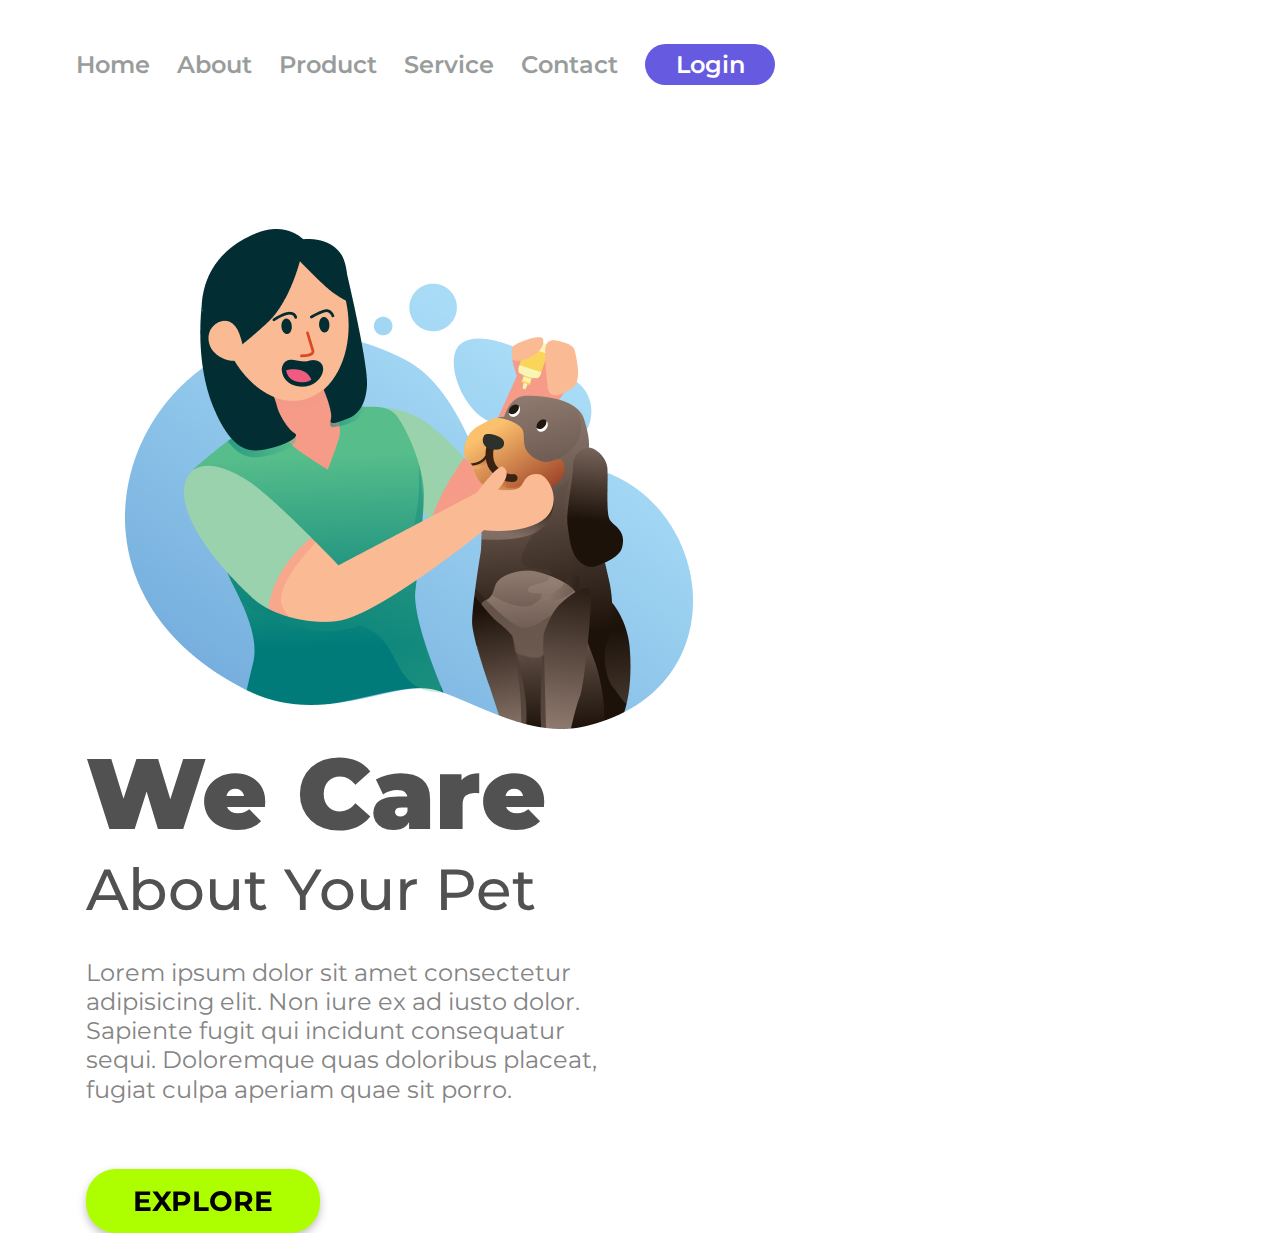
<file: index.html>
<!DOCTYPE html>
<html lang="pt-br">

<head>
    <meta charset="UTF-8">
    <meta name="viewport" content="width=device-width, initial-scale=1.0">
    <link rel="stylesheet" href="./styles.css">
    <link rel="preconnect" href="https://fonts.googleapis.com">
    <link rel="preconnect" href="https://fonts.gstatic.com" crossorigin>
    <link href="https://fonts.googleapis.com/css2?family=Montserrat:ital,wght@0,500;1,500&display=swap"
        rel="stylesheet">
    <title>We Care - branche abacatinho</title>
</head>

<body>
    <header>
        <a class="link-header">Home</a>
        <a class="link-header">About</a>
        <a class="link-header">Product</a>
        <a class="link-header">Service</a>
        <a class="link-header">Contact</a>
        <button class="button-header">Login</button>
    </header>

    <main>
        <img src="./img/wecare.png" alt="we-care-logo" class="logo-image">

        <section>
            <h1>We Care</h1>

            <h2>About Your Pet</h2>

            <p>Lorem ipsum dolor sit amet consectetur adipisicing elit. Non iure ex ad iusto dolor. Sapiente fugit qui
                incidunt consequatur sequi. Doloremque quas doloribus placeat, fugiat culpa aperiam quae sit porro.</p>
            <button class="button-explore">EXPLORE</button>
        </section>
    </main>

</body>

</html>
</file>
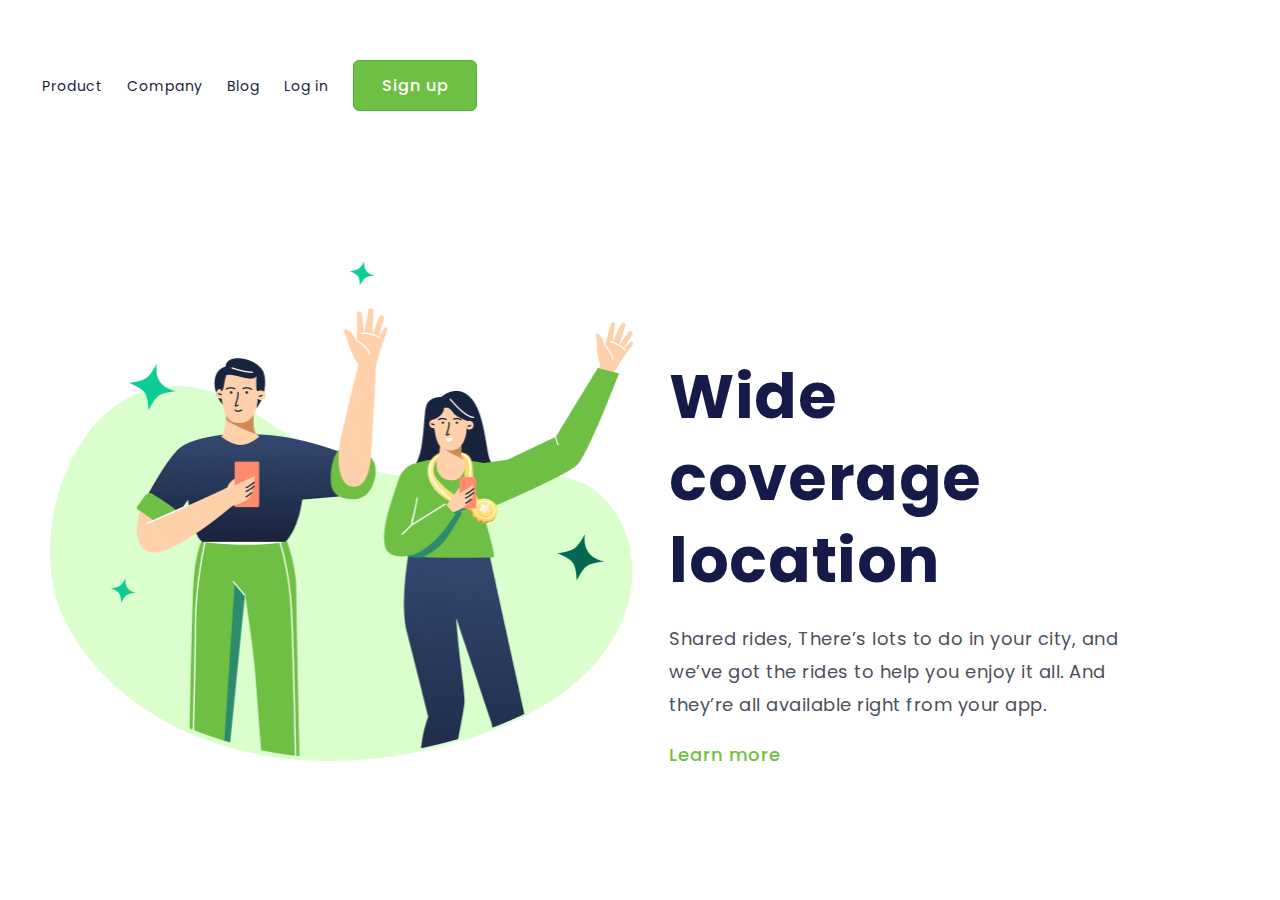
<file: desafio.html>
<!DOCTYPE html>
<html lang="pt-br">

<head>
    <meta charset="UTF-8">
    <meta name="viewport" content="width=device-width, initial-scale=1.0">
    <link rel="stylesheet" href="./2-styles.css">
    <link rel="preconnect" href="https://fonts.googleapis.com">
    <link rel="preconnect" href="https://fonts.gstatic.com" crossorigin>
    <link href="https://fonts.googleapis.com/css2?family=Poppins:ital,wght@0,100;0,200;0,300;0,400;0,500;0,600;0,700;0,800;0,900;1,100;1,200;1,300;1,400;1,500;1,600;1,700;1,800;1,900&display=swap"rel="stylesheet">
    <title>Desafio Figma</title>
</head>

<body>
    <header>
        <a class="link-header">Product</a>
        <a class="link-header">Company</a>
        <a class="link-header">Blog</a>
        <a class="link-header">Log in</a>
        <button class="button-header">Sign up</button>
    </header>

    <main>
        <img src="./img/desafio.png" alt="desafio-image" class="desafio-image">

    <section>
        <h1>Wide coverage location</h1>
        <p>Shared rides, There’s lots to do in your city, and we’ve got the rides to help you enjoy it all. And they’re
            all available right from your app.</p>
        <a class="link-main">Learn more</a>
    </section>

    </main>
</body>

</html>
</file>
<file: styles.css>
*{
    font-family: "Montserrat", sans-serif;
    padding: 0;
    margin: 0;
    box-sizing: border-box;
}

header {
    margin: 44px 0 144px 76px;
}

.link-header {
    font-weight: 600;
    font-size: 24px;
    line-height: 29px;
    color: #989D9C;
    cursor: pointer;
    margin-right: 23px;
}

.button-header {
    background: #665AE1;
    border-radius: 20.5px;
    width: 130px;
    height: 41px;
    border: none;
    font-weight: 600;
    font-size: 24px;
    line-height: 29px;
    color: #ffffff;
    cursor: pointer;
}
.logo-image {
    width: 568px;
    height: 500px;
    margin-left: 125px;
    display: inline-block;
}

section{
    display: inline-block;
    margin-left: 86px;
}

h1{
    font-weight: 900;
    font-size: 100px;
    line-height: 121.9px;
    color: #515151;
}

h2{
    font-weight: 500;
    font-size: 58px;
    line-height: 70.7px;
    color: #515151;
}

p{
    font-weight: 400;
    font-size: 24px;
    line-height: 29.26px;
    color: #848484;
    width: 515px;
    margin-top: 32px;
    margin-bottom: 65px;
}

.button-explore{
    width: 234px;
    height: 64px;
    background: #adff00;
    color: black;
    border-radius: 30px;
    border: none;
    filter: drop-shadow(0px 4px 4px rgba(0, 0, 0, 0.25));
    font-weight: 700;
    font-size: 28px;
    line-height: 34.13px;
    cursor: pointer;
}

@media screen and (max-width: 900px){
    header{
        display: none;
    }

    main{
        width: 100vw;
        height: 100vh;
        display: flex;
        flex-direction: column;
        text-align: center;
    }

    section{
        width: 100vw;
        height: 100vh;
        margin: 0;
        text-align: center;
        margin-top: 30px;
    }

    p{
        display: none;
    }

    .logo-image{
        width: 250px;
        height: 317px;
        margin: 0 auto;
        margin-top: 40px;
    }

    h1{
        font-size: 50px;
        line-height: 60.95px;
        width: 300px;
        height: 52px;
        margin: 0 auto;
        margin-top: 25px;
    }

    h2{
        width: 232px;
        height: 37px;
        margin: 0 auto;
        font-size: 30px;
        line-height: 36.57px;
        margin-top: 15px;
    }

    .button-explore{
        margin: 0 auto;
        margin-top: 50px;
    }
}
</file>
<file: 2-styles.css>
*{
    font-family: "Poppins", sans-serif;
    padding: 0;
    margin: 0;
    box-sizing: border-box;
}

header{
    margin: 60px 0 100px 42px;
}

.link-header{
    font-weight: 400;
    font-size: 14px;
    margin-right: 20px;
    line-height: 21px;
    letter-spacing: 0.88px;
    text-align: center;
    color: #17233d;
    cursor: pointer;
}

.button-header{
    font-weight: 500;
    font-size: 16px;
    line-height: 24px;
    letter-spacing: 1px;
    width: 124px;
    height: 51px;
    background: #6fbf44;
    border-radius: 6px;
    border: 1px solid #4cb538;
    cursor: pointer;
    color: #ffffff;
}

.desafio-image{
    width: 595.18px;
    height: 500px;
    display: inline-block;
    margin-left: 50px;
    margin-top: 50px;
}

section{
    display: inline-block;
    margin-left: 20px;
}

h1{
    font-weight: 700;
    font-size: 62px;
    line-height: 82px;
    letter-spacing: 0.6px;
    color: #161a49;
    width: 493px;
}

p{
    font-weight: 400;
    font-size: 18px;
    line-height: 33px;
    letter-spacing: 0.5px;
    width: 493px;
    height: 99px;
    margin-top: 20px;
    margin-bottom: 20px;
    color: #4b505a;
}

.link-main{
    font-weight: 500;
    font-size: 18px;
    line-height: 27px;
    letter-spacing: 1px;
    color: #6fbf44;
    cursor: pointer;
    width: 112px;
    height: 27px;
}


@media screen and (max-width: 900px) {
       .link-header{
        display:none ;
       }

       main{
        display: flex;
        flex-direction: column-reverse;
       }

       section{
        margin: 0 auto;
        text-align: center;
       }

       h1{
        height: 60px;
        width: 278px;
        font-size: 30px;
        line-height: 30px;
        margin-top: 76px;
        letter-spacing: 0.6px;
        text-align: center;
        margin-left: 15px;
       }

       header{
        margin: 0;
       }

       .button-header{
        width: 61px;
        height: 18px;
        font-size: 12px;
        margin: 17px 15px 0 284px;
        font-weight: 400;
        line-height: 18px;
       }

       .desafio-image{
        width: 312px;
        height: 288px;
        margin: 0 auto;
        margin-top: 74px;
       }

       p{
        width: 304px;
        height: 165px;
        margin: 20px 0;
        text-align: center;
       }


       
}
</file>
